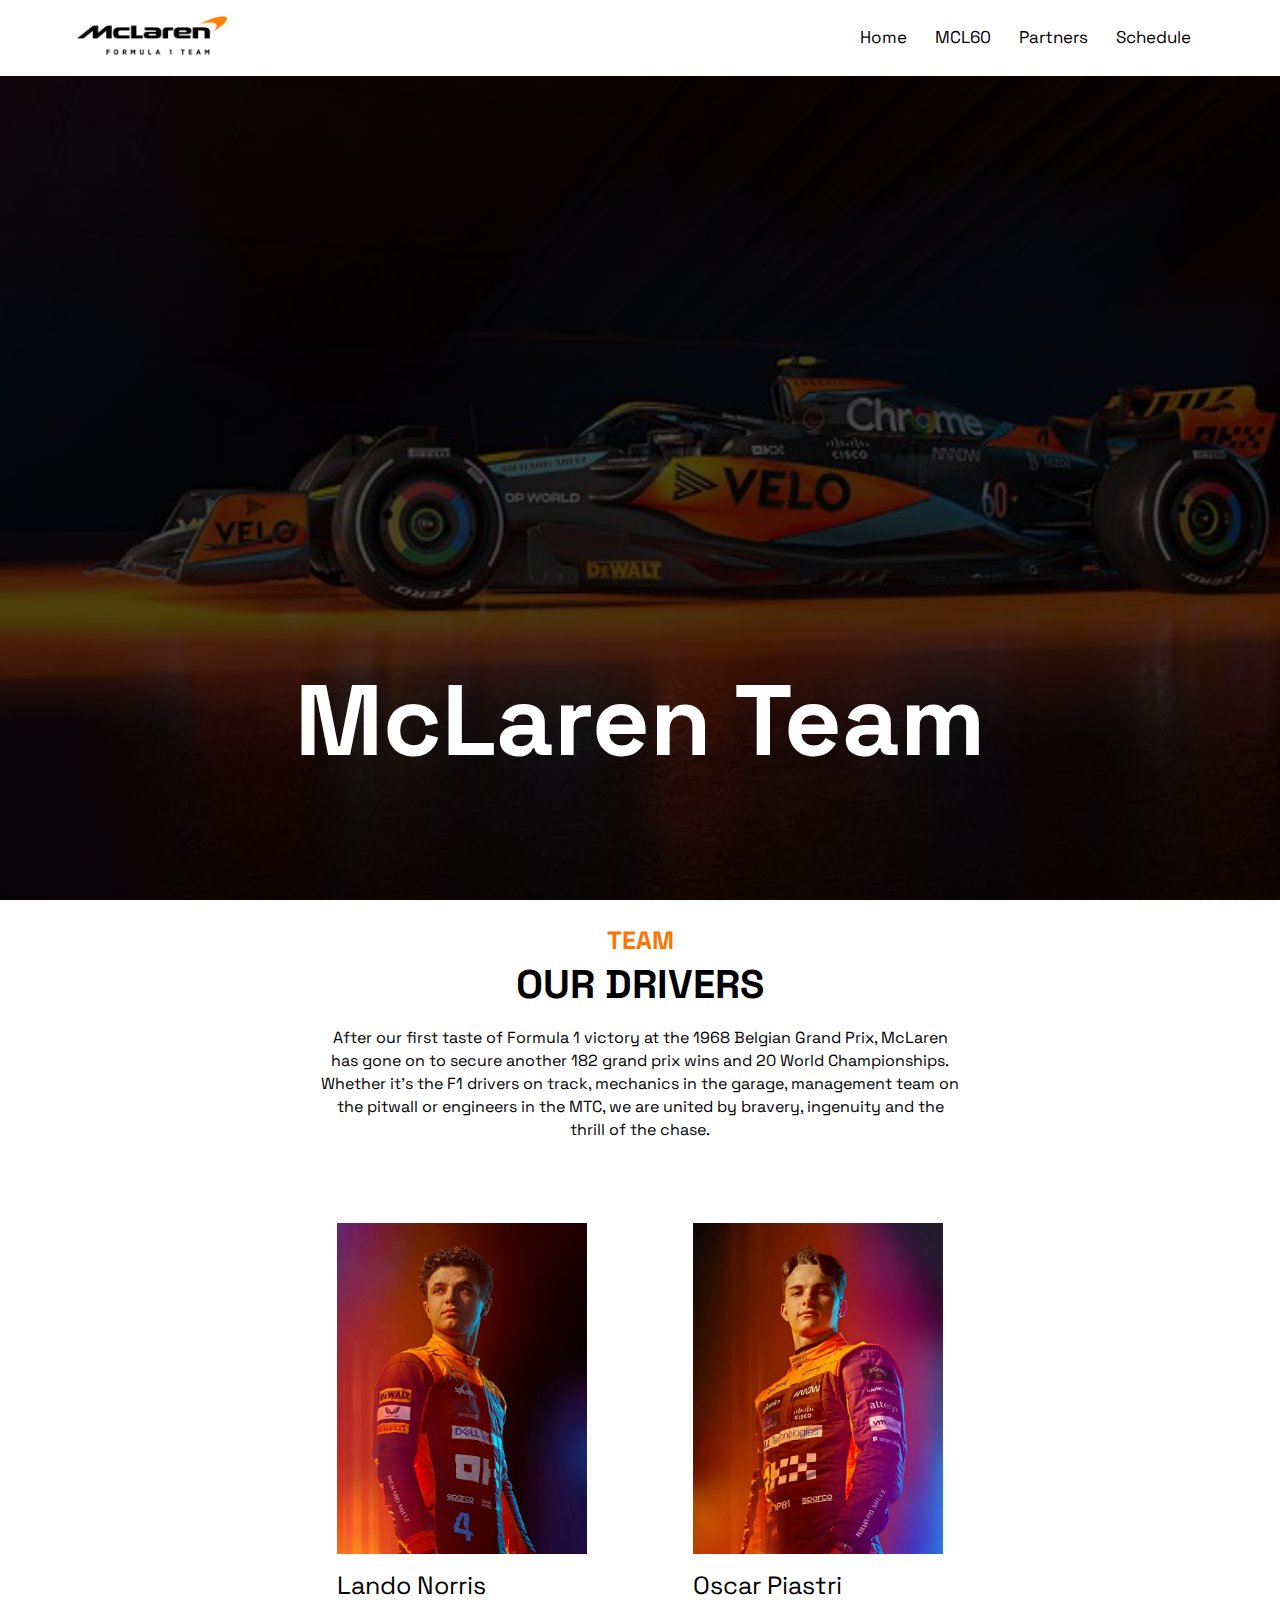
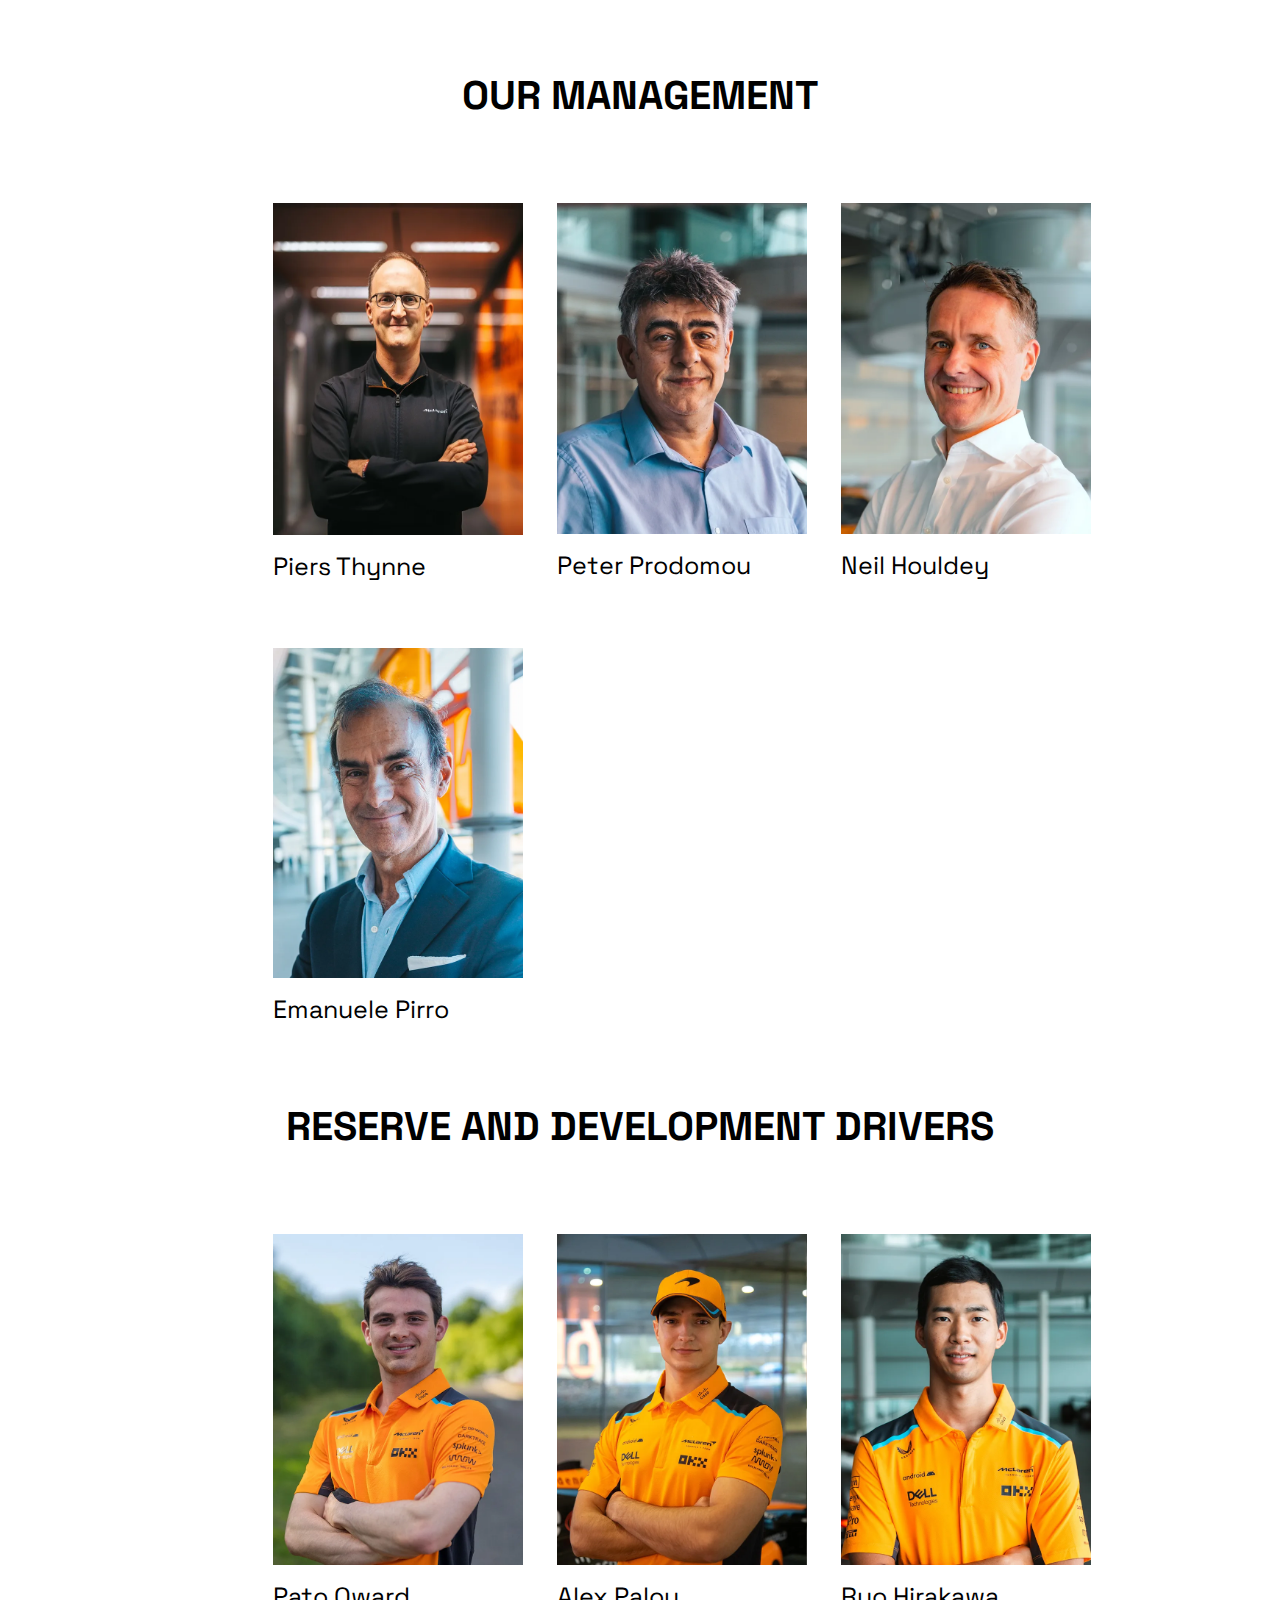
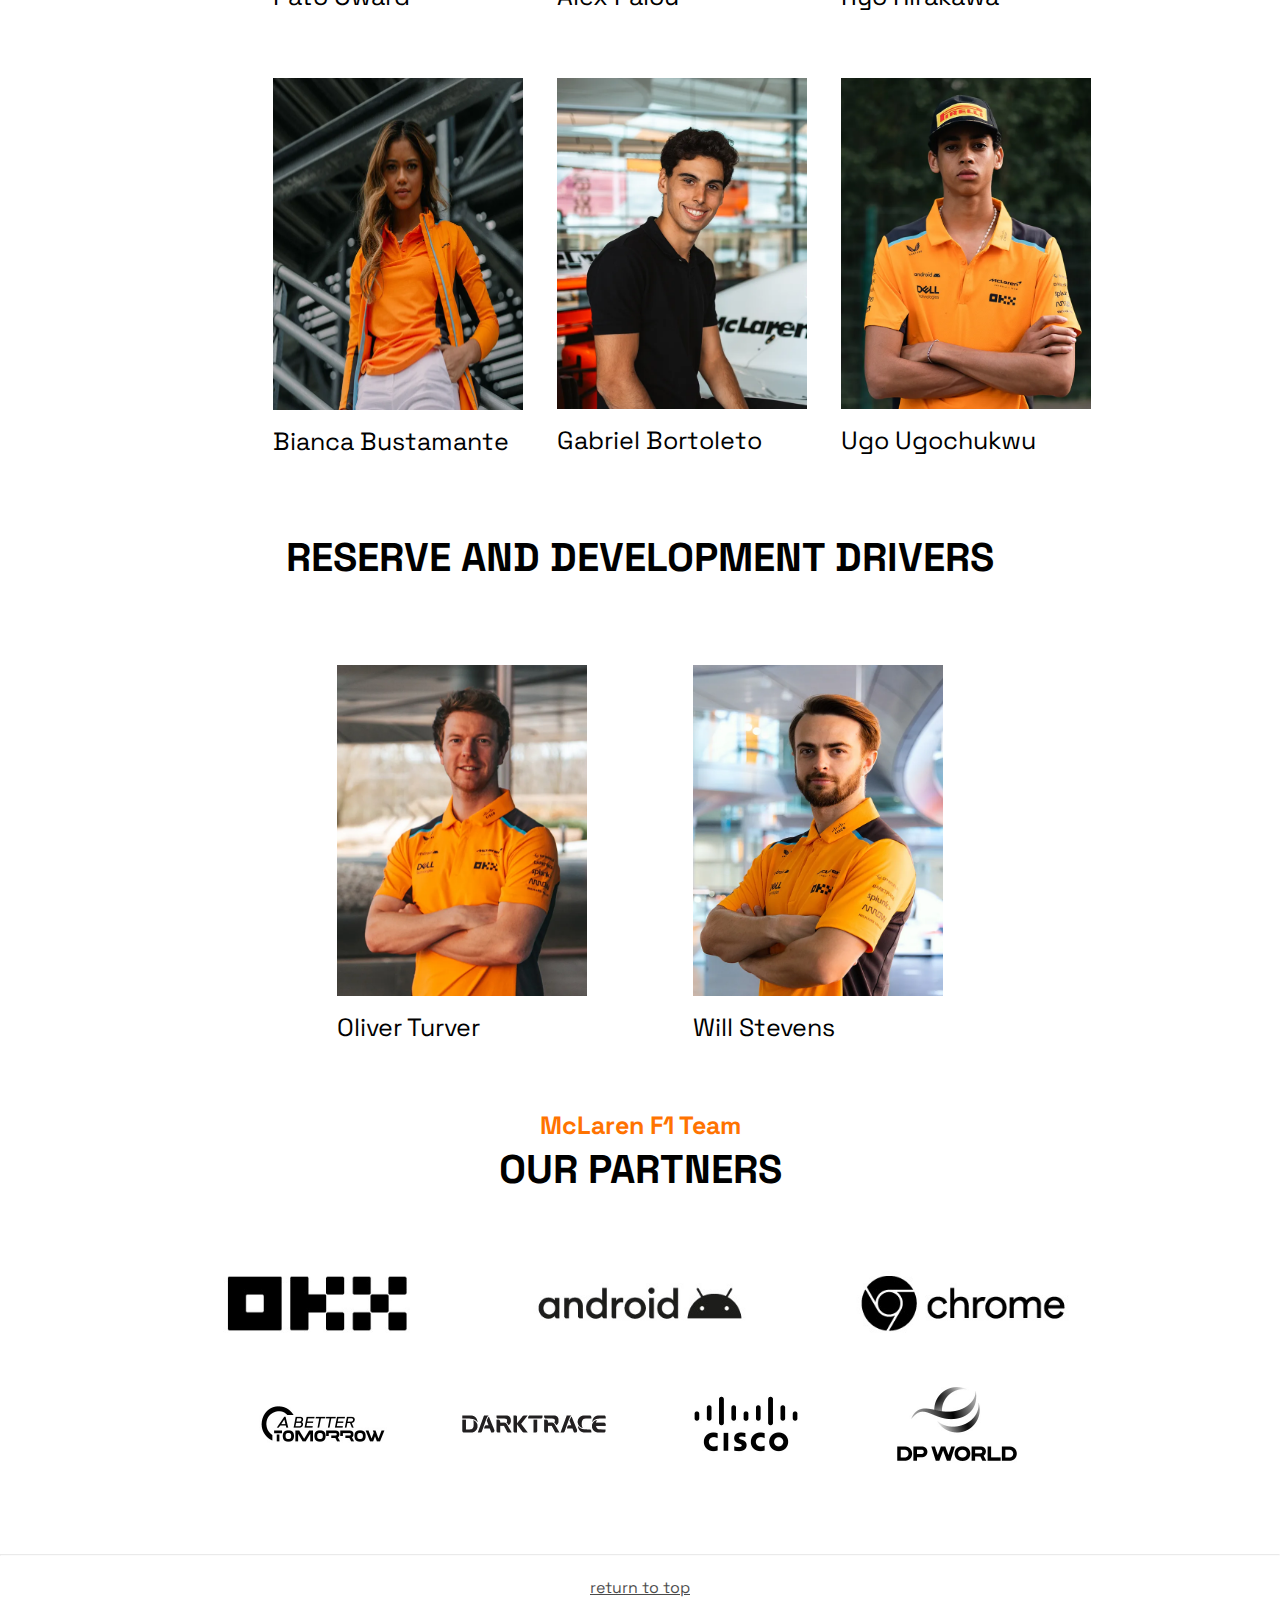
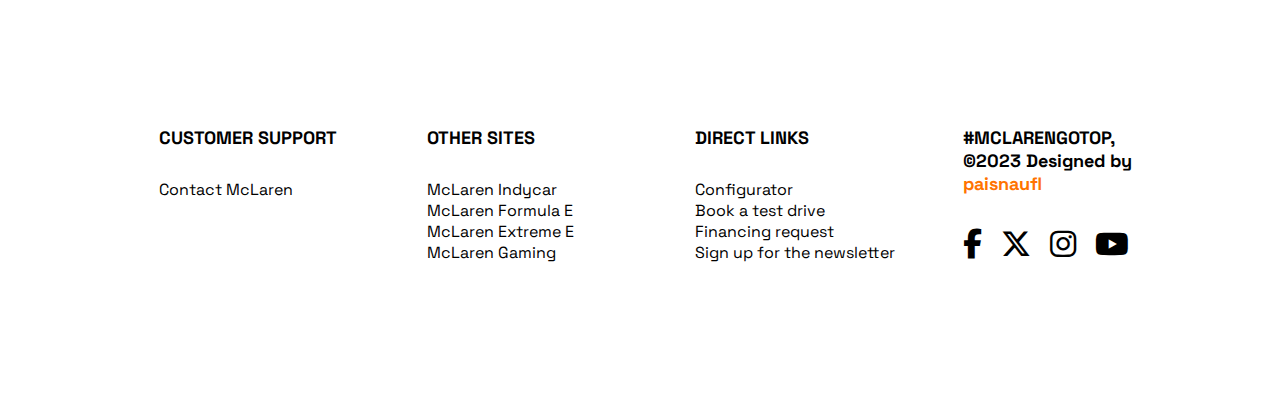
<file: index.html>
<!DOCTYPE html>
<html lang="en">
<head>
    <title>Mclaren Formula1</title>
    <link rel="preconnect" href="https://fonts.googleapis.com">
<link rel="preconnect" href="https://fonts.gstatic.com" crossorigin>
<link href="https://fonts.googleapis.com/css2?family=Poppins&family=Space+Grotesk:wght@300;400;500;700&display=swap" rel="stylesheet">
<link rel="stylesheet" href="https://cdnjs.cloudflare.com/ajax/libs/font-awesome/6.4.2/css/all.min.css">
<link rel="stylesheet" href="style.css">
</head>
<body>
    <!-- Navbar (MUlai) -->
    <section class="header">
        <nav>
            <a href="#"><img src="aset/McLaren_Racing_logo.svg.png" alt="logo"></a>
            <div class="nav-links" id="navLinks">
                <i class="fa fa-times" onclick="hideMenu()"></i>
                <ul>
                    <li><a href="index.html">Home</a></li>
                    <li><a href="mcl60.html">MCL60</a></li>
                    <li><a href="#">Partners</a></li>
                    <li><a href="#">Schedule</a></li>
                </ul>
            </div>
            <i class="fa fa-bars" onclick="showMenu()"></i>
        </nav>

        <div class="hero-text">
            <h1>McLaren Team</h1>
        </div>
    </section>
    <!-- Navbar (Selesai) -->

    <!-- Card Driver (Mulai) -->
    <section>
        <div class="text-box">
            <h2>TEAM</h2>   
            <h1>OUR DRIVERS</h1>
            <p>After our first taste of Formula 1 victory at the 1968 Belgian Grand Prix, McLaren has gone on to secure another 182 grand prix wins and 20 World Championships. Whether it’s the F1 drivers on track, mechanics in the garage, management team on the pitwall or engineers in the MTC, we are united by bravery, ingenuity and the thrill of the chase.</p>
        </div>
    </section>

    <section>
        <div class="card-drivers">
            <div class="drivers">
                <a href="https://id.wikipedia.org/wiki/Lando_Norris"><img class="foto-drivers" src="aset/lando.png" alt="lando"></a>
            <p>Lando Norris</p>
            </div>

            <div class="drivers">
                <a href="https://id.wikipedia.org/wiki/Oscar_Piastri"><img class="foto-drivers" src="aset/oscar.png" alt="oscar"></a>
            <p>Oscar Piastri</p>
            </div>
        </div>
    </section>
    <!-- Card Driver (Selesai) -->

    <!-- Card Management (Mulai) -->
    <section>
        <div class="text-box">
            <h1>OUR MANAGEMENT</h1>
        </div>
    </section>

    <section>
        <div class="card-management">
            <div class="management">
                <a href=""><img class="foto-management-piers" src="aset/piers.png" alt="piers"></a>
                <p>Piers Thynne</p>
            </div>

            <div class="management">
                <a href=""><img class="foto-management" src="aset/peter-p.png" alt="piers"></a>
                <p>Peter Prodomou</p>
            </div>

            <div class="management">
                <a href=""><img class="foto-management" src="aset/neil-houldey.png" alt="piers"></a>
                <p>Neil Houldey</p>
            </div>
        </div>
    </section>

    <section>
        <div class="card-management-pirro">
            <div class="management">
                <a href=""><img class="foto-management" src="aset/emanuele-pirro.png" alt="piers"></a>
                <p>Emanuele Pirro</p>
            </div>
        </div>
    </section>
    <!-- Card Management (Selesai) -->

    <!-- Card Reserve Drivers (Mulai) -->
    <section>
        <div class="text-box">
            <h1>RESERVE AND DEVELOPMENT DRIVERS</h1>
        </div>
    </section>

    <section>
        <div class="card-reserve">
            <div class="reserve">
                <a href=""><img class="foto-reserve" src="aset/pato-oward.png" alt="piers"></a>
                <p>Pato Oward</p>
            </div>

            <div class="reserve">
                <a href=""><img class="foto-reserve" src="aset/alex-palou.png" alt="piers"></a>
                <p>Alex Palou</p>
            </div>

            <div class="reserve">
                <a href=""><img class="foto-reserve" src="aset/ryo-hirakawa.png" alt="piers"></a>
                <p>Ryo Hirakawa</p>
            </div>
        </div>
    </section>

    <section>
        <div class="card-reserve-2">
            <div class="reserve">
                <a href=""><img class="foto-reserve-bianca" src="aset/bianca.png" alt="piers"></a>
                <p>Bianca Bustamante</p>
            </div>

            <div class="reserve">
                <a href=""><img class="foto-reserve" src="aset/gabriel-bortoleto.png" alt="piers"></a>
                <p>Gabriel Bortoleto</p>
            </div>

            <div class="reserve">
                <a href=""><img class="foto-reserve" src="aset/ugo.png" alt="piers"></a>
                <p>Ugo Ugochukwu</p>
            </div>
        </div>
    </section>
    <!-- Card Reverse (Selesai) -->

    <!-- Card Test and Simulator Drivers (Mulai) -->
    <section>
        <div class="text-box">
            <h1>RESERVE AND DEVELOPMENT DRIVERS</h1>
        </div>
    </section>

    <section>
        <div class="card-simulator">
            <div class="simulator">
                <a href=""><img class="foto-simulator" src="aset/oliver-turver.png" alt="piers"></a>
                <p>Oliver Turver</p>
            </div>

            <div class="simulator">
                <a href=""><img class="foto-simulator" src="aset/will-stevens.png" alt="piers"></a>
                <p>Will Stevens</p>
            </div>
        </div>
    </section>
    <!--  Card Test and Simulator Drivers (Selesai) -->

    <!-- Our Partner (Mulai) -->
    <section>
        <div class="text-box">
            <h2>McLaren F1 Team</h2>
            <h1>OUR PARTNERS</h1>
        </div>
    </section>

    <section>
        <div class="card-partners">
            <div class="partners">
                <a href=""><img class="foto-partners" src="aset/1okx.jpg" alt=""></a>
            </div>

            <div class="partners">
                <a href=""><img class="foto-partners" src="aset/okx.jpg" alt=""></a>
            </div>

            <div class="partners">
                <a href=""><img class="foto-partners" src="aset/chrome.jpg" alt=""></a>
            </div>
        </div>    
    </section>

    <section>
        <div class="card-partners-2">
            <div class="partners-2">
                <a href=""><img class="foto-partners-2" src="aset/abt.jpg" alt=""></a>
            </div>
        
            <div class="partners-2">
                <a href=""><img class="foto-partners-2" src="aset/darktrace.jpg" alt=""></a>
            </div>
            
            <div class="partners-2">
                <a href=""><img class="foto-partners-2" src="aset/cisco.jpg" alt=""></a>
            </div>

            <div class="partners-2">
                <a href=""><img class="foto-partners-2" src="aset/dpworld.jpg" alt=""></a>
            </div>
        </div>
    </section>
    <!-- Our Partner (Selesai) -->

    <!-- Toggle Return Top (Mulai) -->
    <section>
        <div class="return">
            <div class="return-toggle">
                <hr><br>
                <a href="#">return to top</a>
            </div>
        </div>
    </section>
    <!-- Toggle Return Top (Selesai) -->

    <!-- Footer (Mulai) -->
    <footer>
        <div class="con-footer">
            <div class="last-footer">
                <div class="row-footer">
                    <div class="col-footer">
                        <h4>CUSTOMER SUPPORT</h4>
                        <ul>
                            <li><a href="">Contact McLaren</a></li>
                        </ul>
                    </div>

                    <div class="col-footer">
                        <h4>OTHER SITES</h4>
                        <ul>
                            <li><a href="">McLaren Indycar</a></li>
                            <li><a href="">McLaren Formula E</a></li>
                            <li><a href="">McLaren Extreme E</a></li>
                            <li><a href="">McLaren Gaming</a></li>
                        </ul>
                    </div>

                    <div class="col-footer">
                        <h4>DIRECT LINKS</h4>
                        <ul>
                            <li><a href="">Configurator</a></li>
                            <li><a href="">Book a test drive</a></li>
                            <li><a href="">Financing request</a></li>
                            <li><a href="">Sign up for the newsletter</a></li>
                        </ul>
                    </div>

                    <div class="col-footer">
                        <h4>#MCLARENGOTOP,<br>&copy;2023 Designed by <span>paisnaufl</h4>
                        <div class="sosmed-footer">
                            <a href="https://www.facebook.com/McLarenRacing"><i class="fab fa-facebook-f"></i></a>
                            <a href="https://twitter.com/McLarenF1"><i class="fab fa-x-twitter"></i></a>
                            <a href="https://www.instagram.com/mclaren/?hl=id"><i class="fab fa-instagram"></i></a>
                            <a href="https://www.youtube.com/@McLaren"><i class="fab fa-youtube"></i></a>
                        </div>
                    </div>
                </div>
            </div>
        </div>
    </footer>
    <!-- Footer (Selesai) -->


<!-- JS for Toggle Menu -->
    
    <script>
        var navLinks = document.getElementById("navLinks")

        function showMenu() {
            navLinks.style.right = "0"
        }
        function hideMenu() {
            navLinks.style.right = "-200px"
        }
    </script>
</body>
</html>
</file>
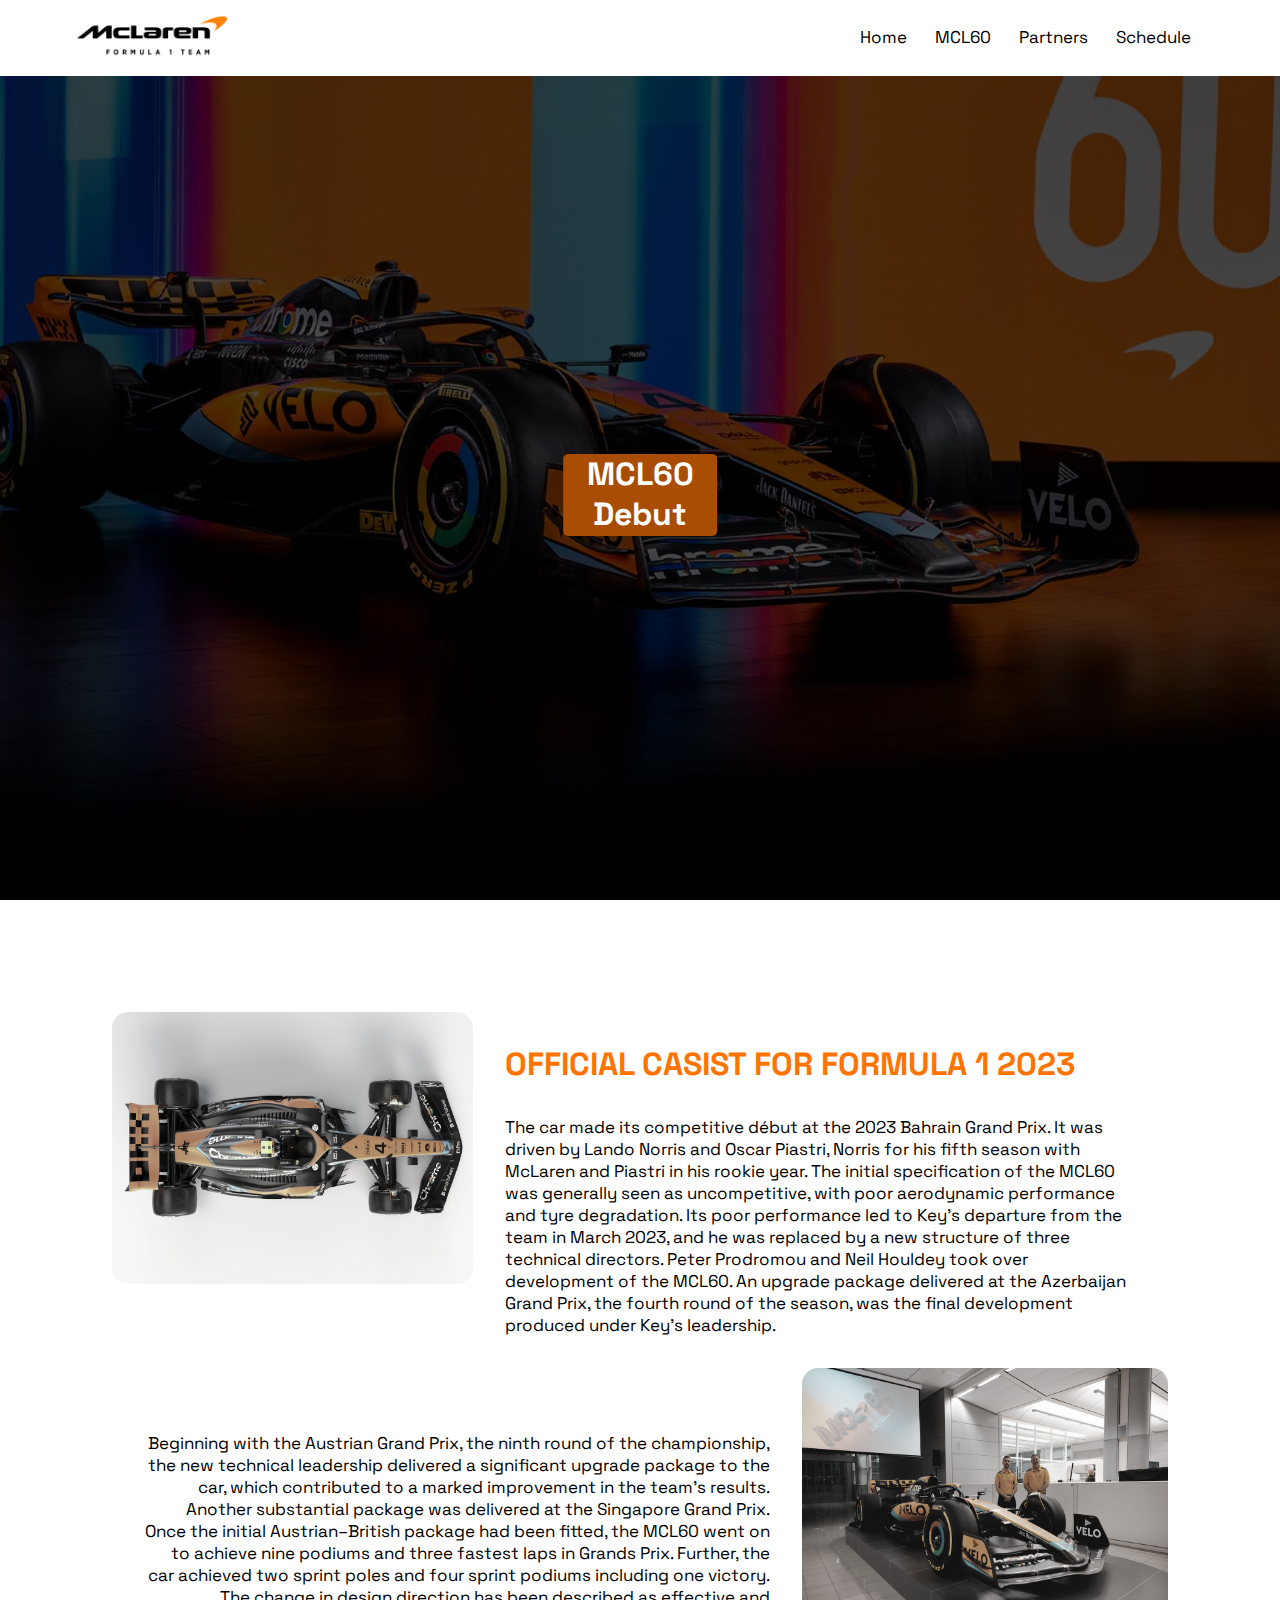
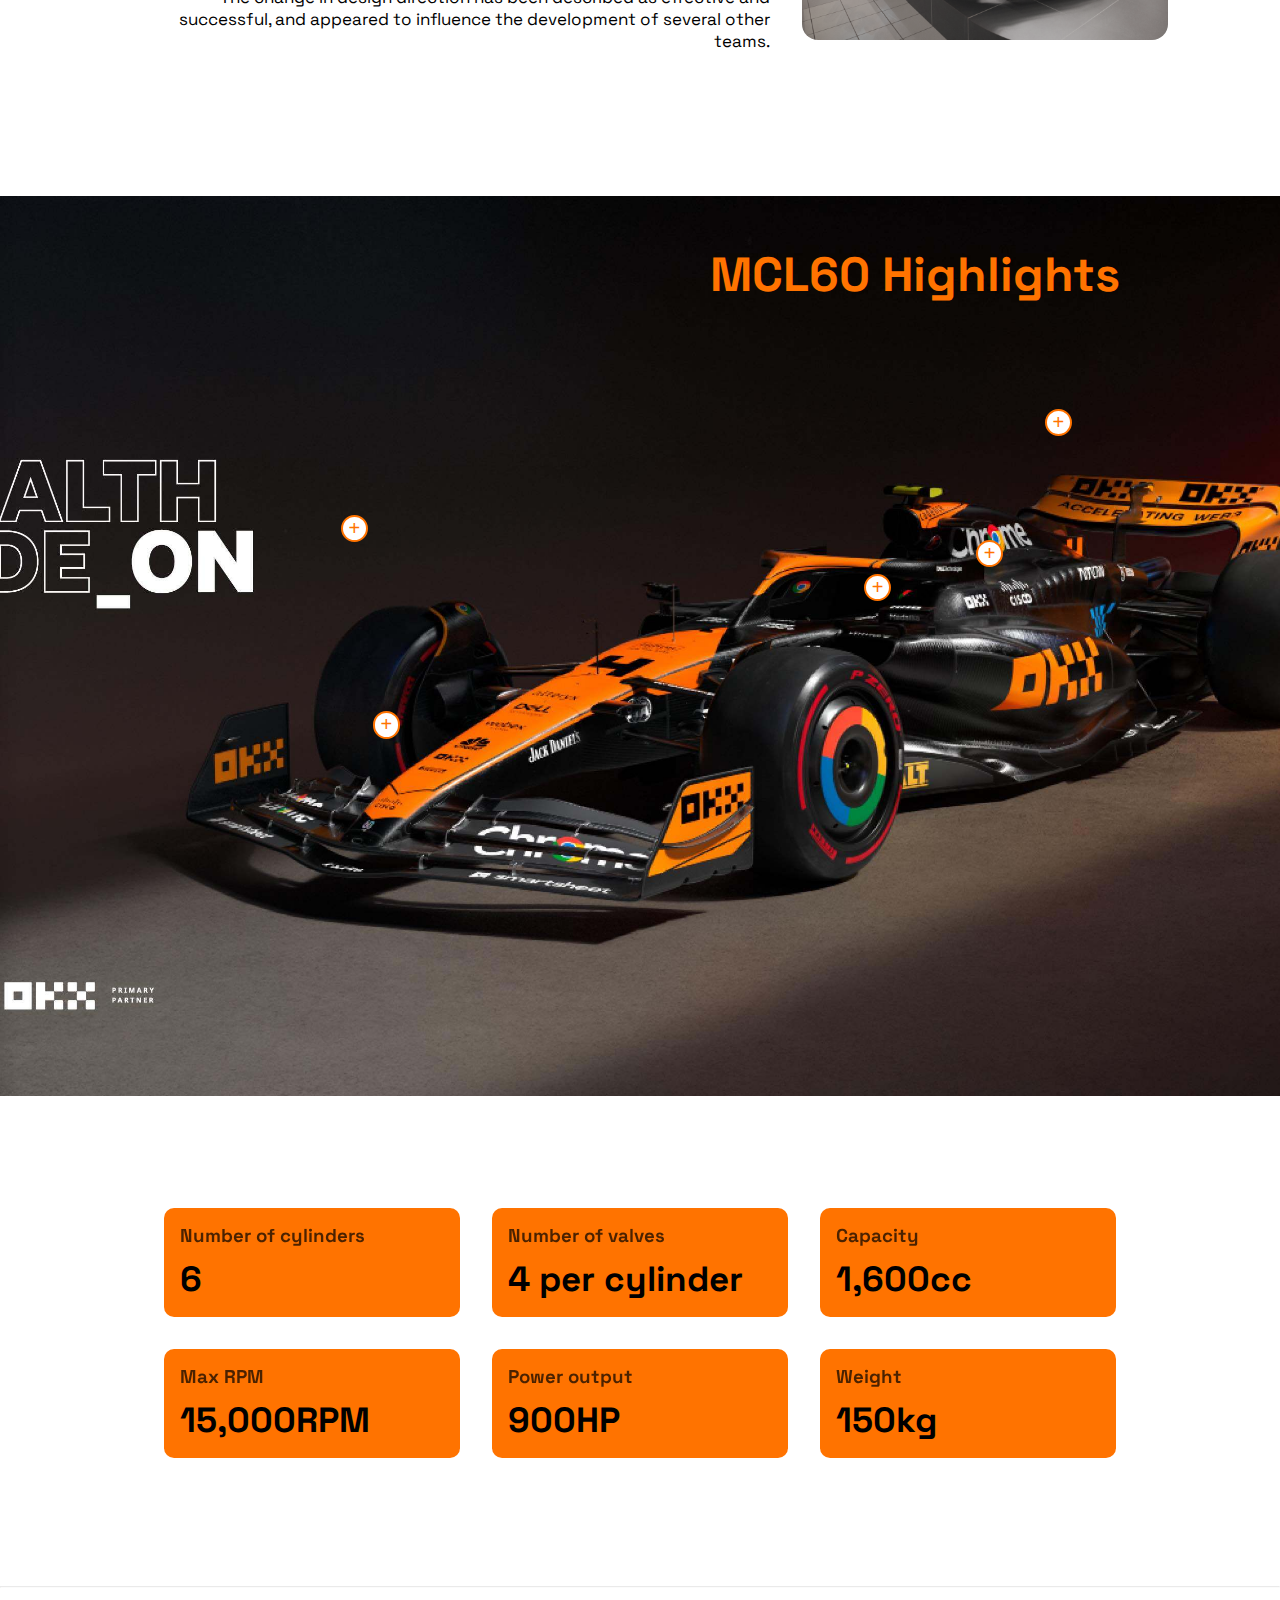
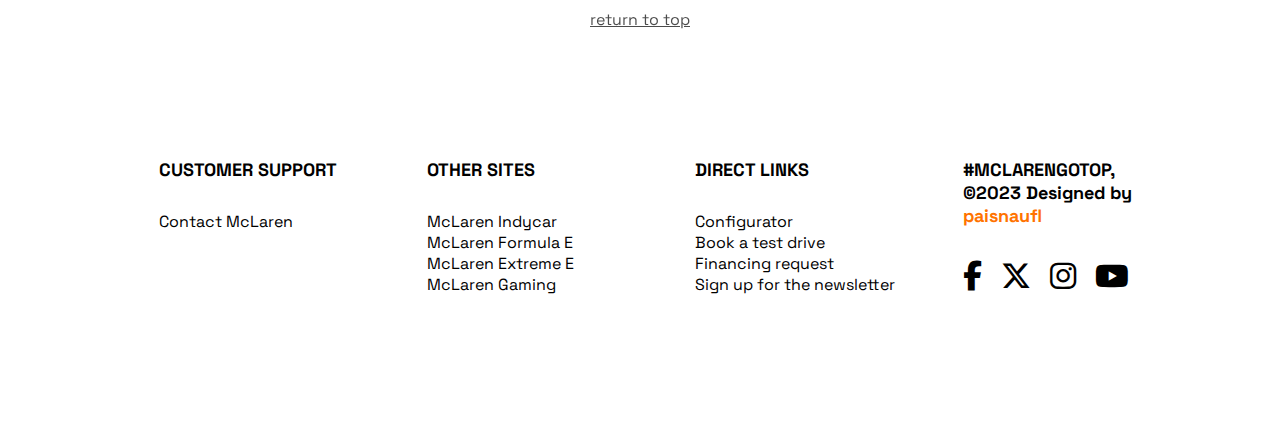
<file: mcl60.html>
<!DOCTYPE html>
<html lang="en">
<head>
    <title>Mclaren Formula1</title>
    <link rel="preconnect" href="https://fonts.googleapis.com">
<link rel="preconnect" href="https://fonts.gstatic.com" crossorigin>
<link href="https://fonts.googleapis.com/css2?family=Poppins&family=Space+Grotesk:wght@300;400;500;700&display=swap" rel="stylesheet">
<link rel="stylesheet" href="https://cdnjs.cloudflare.com/ajax/libs/font-awesome/6.4.2/css/all.min.css">
<link rel="stylesheet" href="mcl60.css">
</head>
<body>
    <!-- Navbar (MUlai) -->
    <section class="header">
        <nav>
            <a href="#"><img src="aset/McLaren_Racing_logo.svg.png" alt="logo"></a>
            <div class="nav-links" id="navLinks">
                <i class="fa fa-times" onclick="hideMenu()"></i>
                <ul>
                    <li><a href="index.html">Home</a></li>
                    <li><a href="#">MCL60</a></li>
                    <li><a href="#">Partners</a></li>
                    <li><a href="#">Schedule</a></li>
                </ul>
            </div>
            <i class="fa fa-bars" onclick="showMenu()"></i>
        </nav>

        <div class="play-video">
            <h1>MCL60 Debut</h1>
        </div>
        <div class="video">
            <iframe width="100%" height="100%" src="https://www.youtube.com/embed/QWaFqBzZa4Q?si=Xd7P-jTLZhXN9X0S" title="YouTube video player" frameborder="0" allow="accelerometer; autoplay; clipboard-write; encrypted-media; gyroscope; picture-in-picture; web-share" allowfullscreen></iframe>
        </div>
    </section>
    <!-- Navbar (Selesai) -->

    <!-- car (MUlai) -->
    <section>
        <div class="info-car">
            <div class="info-1">
                <div class="imagehinfo">
                    <img src="aset/mcl60/mcl60-1.jpg">
                </div>
                <div class="text">
                    <h1>OFFICIAL CASIST FOR FORMULA 1 2023</h1>
                    <p>The car made its competitive début at the 2023 Bahrain Grand Prix. It was driven by Lando Norris and Oscar Piastri, Norris for his fifth season with McLaren and Piastri in his rookie year. The initial specification of the MCL60 was generally seen as uncompetitive, with poor aerodynamic performance and tyre degradation. Its poor performance led to Key's departure from the team in March 2023, and he was replaced by a new structure of three technical directors. Peter Prodromou and Neil Houldey took over development of the MCL60. An upgrade package delivered at the Azerbaijan Grand Prix, the fourth round of the season, was the final development produced under Key's leadership. 
                    </p>
                </div>
            </div>
            <div class="info-2">
                <div class="imagehinfo">
                    <img src="aset/mcl60/mcl60-2.jpg">
                </div>
                <div class="text">
                <p>Beginning with the Austrian Grand Prix, the ninth round of the championship, the new technical leadership delivered a significant upgrade package to the car, which contributed to a marked improvement in the team's results. Another substantial package was delivered at the Singapore Grand Prix. Once the initial Austrian–British package had been fitted, the MCL60 went on to achieve nine podiums and three fastest laps in Grands Prix. Further, the car achieved two sprint poles and four sprint podiums including one victory. The change in design direction has been described as effective and successful, and appeared to influence the development of several other teams.
                </p>
            </div>
        </div>
    </section>
    <!-- car (Selesai) -->

    <!-- car toggle (Mulai) -->
    <section>
        <div class="car">
            <h1>MCL60 Highlights</h1>
            <div class="tech1">
              <button class="techlink">+</button>
              <div class="techtext">
                <h3><span>Rear Wing</span></h3>
                <p>The rear wing is also vastly different to previous generations. The chief goal is to reduce the wake of dirty air behind the car. The first step towards this is to get rid of rear wing end plates. These are great for generating downforce, but also for generating dirty air that disrupts the stability of a following car. The new rear wings curved shape not only removes endplates, but its curved shape also creates an airflow structure that collects wake from the rear wheels and funnels it into the flow coming up from the rear diffuser, helping to fire the lot high into the air, causing less instability for a following car.</p>
              </div>
            </div>
      
            <div class="tech2">
              <button class="techlink">+</button>
              <div class="techtext">
                <h3><span>Underbody and Diffuser</span></h3>
                <p>The biggest change with this new generation of cars lies in how they generate downforce. Designed to reduce the wake of ‘dirty’ air that hampers following cars, 2022 F1 cars zero in on the floor as the source of downforce and in effect the sport has brought back ground effect, last seen on cars in 1982. Out go the flat floors we’ve been used to for decades and in come two long tunnels that channel airflow under the car and back to the rear diffuser. The raked diffuser will fire dirty air higher than with previous cars so the wake’s energy will dissipate over a longer time before impacting a following car.</p>
              </div>
            </div>
      
            <div class="tech3">
              <button class="techlink">+</button>
              <div class="techtext">
                <h3><span>Front Wings</span></h3>
                <p>In the hybrid era front wings were an area of huge focus for teams and increasingly complex as teams tried to find greater aerodynamic benefits. The front wing was routinely simplified in the final years of the last generation of cars, but for 2022 it has been totally reimagined. A four-element wing is attached directly to the nose and features a very simple endplate. The idea is that with the floor generating the bulk of downforce, the front wing doesn’t have to work as hard and the simplified version will also be less sensitive to the turbulent wake from a car in front.</p>
              </div>
            </div>
      
            <div class="tech4">
              <button class="techlink">+</button>
              <div class="techtext">
                <h3><span>Wheel Covers and Winglets</span></h3>
                <p>A major area of aero development for teams in recent years has been using airflow through the wheels to generate downforce and, once again, to channel dirty air outboard of the car, adding to a turbulent wake that causes instability in a following car. To remove that temptation from designers, F1 has chosen to implement wheel covers that physically prevent air being channelled through the wheels. The new rim covers are tightly defined however, so teams won’t get to play with the design to channel that turbulent air. The new cars also get a small winglet over the new 18” tyres this season. These are designed to help control the wake coming off the front tyres and direct it away from the rear wing.</p>
              </div>
            </div>
      
            <div class="tech5">
              <button class="techlink">+</button>
              <div class="techtext">
                <h3><span>18" Tyres</span></h3>
                <p>After more than half a century of 13-inch tyres, in 2022 the size increases to 18 inches. Featuring new profiles, compounds and construction, the new rubber has been designed to have a wider working range than the 13” tyres and as a result, overheating is limited and degradation is reduced, which in theory should allow drivers to race closer for longer. The new lower profile should also reduce sidewall deflection changes and the wake effect that occurs as a result, again to the benefit of close racing. Additionally, new temperatures are introduced for the tyre blankets. All tyres will now be heated to 70 degrees, rather than 100 degrees at the front and 80 degrees at the rear, as was the case previously.</p>
              </div>
            </div>
          </div>
    </section>
    <!-- car toggle (Selesai) -->

    <!-- car spec (mulai) -->
    <section>
        <div class="car2">
            <div class="box-spek">
                <h3>Number of cylinders</h3>
                <h1>6</h1>
            </div>
            <div class="box-spek">
                <h3>Number of valves</h3>
                <h1>4 per cylinder</h1>
            </div>
            <div class="box-spek">
                <h3>Capacity</h3>
                <h1>1,600cc</h1>
            </div>
            <div class="box-spek">
                <h3>Max RPM</h3>
                <h1>15,000RPM</h1>
            </div>
            <div class="box-spek">
                <h3>Power output</h3>
                <h1>900HP</h1>
            </div>
            <div class="box-spek">
                <h3>Weight</h3>
                <h1>150kg</h1>
            </div>
        </div>
    </section>
    <!-- car spec (selesai) -->

    <!-- Toggle Return Top (Mulai) -->
     <section>
        <div class="return">
            <div class="return-toggle">
                <hr><br>
                <a href="#">return to top</a>
            </div>
        </div>
    </section>
    <!-- Toggle Return Top (Selesai) -->

    <!-- Footer (Mulai) -->
    <footer>
        <div class="con-footer">
            <div class="last-footer">
                <div class="row-footer">
                    <div class="col-footer">
                        <h4>CUSTOMER SUPPORT</h4>
                        <ul>
                            <li><a href="">Contact McLaren</a></li>
                        </ul>
                    </div>

                    <div class="col-footer">
                        <h4>OTHER SITES</h4>
                        <ul>
                            <li><a href="">McLaren Indycar</a></li>
                            <li><a href="">McLaren Formula E</a></li>
                            <li><a href="">McLaren Extreme E</a></li>
                            <li><a href="">McLaren Gaming</a></li>
                        </ul>
                    </div>

                    <div class="col-footer">
                        <h4>DIRECT LINKS</h4>
                        <ul>
                            <li><a href="">Configurator</a></li>
                            <li><a href="">Book a test drive</a></li>
                            <li><a href="">Financing request</a></li>
                            <li><a href="">Sign up for the newsletter</a></li>
                        </ul>
                    </div>

                    <div class="col-footer">
                        <h4>#MCLARENGOTOP,<br>&copy;2023 Designed by <span>paisnaufl</h4>
                        <div class="sosmed-footer">
                            <a href="https://www.facebook.com/McLarenRacing"><i class="fab fa-facebook-f"></i></a>
                            <a href="https://twitter.com/McLarenF1"><i class="fab fa-x-twitter"></i></a>
                            <a href="https://www.instagram.com/mclaren/?hl=id"><i class="fab fa-instagram"></i></a>
                            <a href="https://www.youtube.com/@McLaren"><i class="fab fa-youtube"></i></a>
                        </div>
                    </div>
                </div>
            </div>
        </div>
    </footer>
    <!-- Footer (Selesai) -->


<!-- JS for Toggle Menu -->
    
    <script>
        var navLinks = document.getElementById("navLinks")

        function showMenu() {
            navLinks.style.right = "0"
        }
        function hideMenu() {
            navLinks.style.right = "-200px"
        }
    </script>
</body>
</html>
</file>
<file: style.css>
* {
    box-sizing: border-box;
    padding: 0;
    margin: 0;
}

html {
    scroll-behavior: smooth;
}

body {
    font-family: 'Poppins', sans-serif;
    font-family: 'Space Grotesk', sans-serif;
    --color1: #ff7300;
    --color2: #ffffff;
    --color3: #000;
}

::-webkit-scrollbar {
    display: none;
}

.header { 
    min-height: 100vh;
    width: 100%;
    background-image: linear-gradient(rgba(0,0,0,0.7),rgba(0,0,0,0.7)),url(aset/Formula1\ 2023\ McLaren\ MCL60.jpg);;
    background-position: center;
    background-size: cover;
    position: relative;
}

/* Navbar */

nav {
    display: flex;
    width: 100%;
    padding: 1% 6%;
    justify-content: space-between;
    align-items: center;
    background-color: var(--color2);
    position: fixed;
    top: 0;
    z-index: 1;
}

nav img {
    width: 150px;
}

.nav-links {
    flex: 1;
    text-align: right;
}

.nav-links ul li {
    list-style: none;
    display: inline-block;
    padding: 8px 12px;
    position: relative;    
}

.nav-links ul li a {
    color: var(--color3);
    text-decoration: none;
    font-size: 17px;

}

.nav-links ul li::after {
    content: '';
    width: 0%;
    height: 2px;
    background: var(--color1);
    display: block;
    margin: auto;
}

.nav-links ul li:hover:after {
    width: 100%;
    transition: 0.15s ease-in-out;
}

/* Hero */

.hero-text {
    width: 90%;
    color: var(--color2);
    position: absolute;
    top: 80%;
    left: 50%;
    transform: translate(-50%,-50%);
    text-align: center;
}

.hero-text h1 {
    font-size: 100px;
}

.text-box {
    width: 100%;
    text-align: center;
    padding-top: 1.5rem;
}

.text-box h2 {
    font-size: 25px;
    color: var(--color1);
}

.text-box h1 {
    padding-top: 0.2rem;
    font-size: 40px;
}

.text-box p {
    padding-left: 25%;
    padding-right: 25%;
    padding-top: 1rem;
    line-height: 23px;
}




nav .fa {
    display: none;
}

/* Responsif */

@media (max-width: 700px) {
    .hero-text h1 {
        font-size: 60px;
    }

    .text-box h2 {
        font-size: 12.5px;
    }

    .text-box h1 {
        font-size: 20px;
    }

    .text-box p


    .nav-links ul li {
        display: block;
    }

    .nav-links {
        position: absolute;
        background: var(--color2);
        height: 100vh;
        width: 200px;
        top: 0;
        right: -200px;
        text-align: left;
        z-index: 2;
        transition: 1s;

    }

    nav .fa {
        display: block;
        color: var(--color3);
        margin: 10px;
        font-size: 22px;
        cursor: pointer;
    }

    .nav-links ul {
        padding: 30px;

    }


}

/* Card Foto Drivers */

.card-drivers {
    margin-top: 5%;
    display: flex;
    justify-content: space-between;
    padding-left: 25%;
    padding-right: 25%;
    font-size: 25px;
    text-align: center;
}

.drivers {
    flex-basis: 31%;
    background: var(--color2);
    border-radius: 10px;
    margin-bottom: 5%;
    padding: 10px 1px;
    box-sizing: border-box;
    transition: 0.5s;
}

.foto-drivers {
    width: 250px;
    padding-top: 0.5rem;
    margin-left: 1rem;
    margin-right: 1rem;
}

.drivers p {
    font-size: 25px;
    text-align: left ;
    padding-left: 1rem;
    padding-top: 0.5rem;
}

.drivers:hover {
    box-shadow: 0 0 20px 0px rgba(0, 0, 0, 0.7);
    transform: scale(1.01);
}


/* Responsif Card Drivers */

@media (max-width: 700px) {
    .card-drivers {
        flex-direction: column;
    }

    .drivers p {
        padding-left: 2.5rem;
    }
}

/* Card Management */

.card-management {
    margin-top: 5%;
    display: flex;
    justify-content: space-between;
    padding-left: 20%;
    padding-right: 20%;
    font-size: 25px;
    text-align: center;
}

.card-management-pirro {
    display: flex;
    justify-content: space-between;
    padding-left: 20%;
    padding-right: 20%;
    font-size: 25px;
    text-align: center;
}

.management {
    flex-basis: 31%;
    background: var(--color2);
    border-radius: 10px;
    margin-bottom: 5%;
    padding: 10px 1px;
    box-sizing: border-box;
    transition: 0.5s;
}

.foto-management {
    width: 250px;
    padding-top: 0.5rem;
    margin-left: 1rem;
    margin-right: 1rem;
}

.foto-management-piers {
    width: 250px;
    height: 88%;
    padding-top: 0.5rem;
    margin-left: 1rem;
    margin-right: 1rem;
}

.management p {
    font-size: 25px;
    text-align: left ;
    padding-left: 1rem;
    padding-top: 0.5rem;
}

.management:hover {
    box-shadow: 0 0 20px 0px rgba(0, 0, 0, 0.7);
    transform: scale(1.01);
}

@media (max-width: 700px) {
    .card-management {
        margin: 2rem;
        flex-direction: column;
    }

    .card-management-pirro {
        margin: 2rem;
        flex-direction: column;
    }

    .management p {
        padding-left: 2.5rem;
    }

}

/* Reverse Driver and Others */

.card-reserve {
    margin-top: 5%;
    display: flex;
    justify-content: space-between;
    padding-left: 20%;
    padding-right: 20%;
    font-size: 25px;
    text-align: center;
}

.card-reserve-2 {
    display: flex;
    justify-content: space-between;
    padding-left: 20%;
    padding-right: 20%;
    font-size: 25px;
    text-align: center;
}

.reserve {
    flex-basis: 31%;
    background: var(--color2);
    border-radius: 10px;
    margin-bottom: 5%;
    padding: 10px 1px;
    box-sizing: border-box;
    transition: 0.5s;
}

.foto-reserve {
    width: 250px;
    padding-top: 0.5rem;
    margin-left: 1rem;
    margin-right: 1rem;
}

.foto-reserve-bianca {
    width: 250px;
    height: 88%;
    padding-top: 0.5rem;
    margin-left: 1rem;
    margin-right: 1rem;
}

.reserve p {
    font-size: 25px;
    text-align: left ;
    padding-left: 1rem;
    padding-top: 0.5rem;
}

.reserve:hover {
    box-shadow: 0 0 20px 0px rgba(0, 0, 0, 0.7);
    transform: scale(1.01);
}

@media (max-width: 700px) {
    .card-reserve {
        margin: 2rem;
        flex-direction: column;
    }

    .card-reserve-2 {
        margin: 2rem;
        flex-direction: column;
    }

    .reserve p {
        padding-left: 2.5rem;
    }

}

/* Card Simulator */

.card-simulator {
    margin-top: 5%;
    display: flex;
    justify-content: space-between;
    padding-left: 25%;
    padding-right: 25%;
    font-size: 25px;
    text-align: center;
}

.simulator {
    flex-basis: 31%;
    background: var(--color2);
    border-radius: 10px;
    margin-bottom: 5%;
    padding: 10px 1px;
    box-sizing: border-box;
    transition: 0.5s;
}

.foto-simulator {
    width: 250px;
    padding-top: 0.5rem;
    margin-left: 1rem;
    margin-right: 1rem;
}

.simulator p {
    font-size: 25px;
    text-align: left ;
    padding-left: 1rem;
    padding-top: 0.5rem;
}

.simulator:hover {
    box-shadow: 0 0 20px 0px rgba(0, 0, 0, 0.7);
    transform: scale(1.01);
}

@media (max-width: 700px) {
    .card-simulator {
        margin: 2rem;
        flex-direction: column;
    }

    .simulator p {
        padding-left: 1rem;
    }

}

/* Card Partners */

.card-partners {
    margin-top: 3%;
    display: flex;
    justify-content: space-between;
    padding-left: 15%;
    padding-right: 15%;
}

.foto-partners {
    width: 250px;
}

.foto-partners:hover {
    transform: scale(1.1);
    transition: 0.3s;
}

.card-partners-2 {
    display: flex;
    justify-content: space-between;
    padding-left: 19%;
    padding-right: 19%;
}

.foto-partners-2 {
    width: 160px;
}

.foto-partners-2:hover {
    transform: scale(1.1);
    transition: 0.3s;
}

@media (max-width: 700px) {
    .card-partners {
        margin: 2rem;
        padding: 0.5rem;
    }

    .card-partners-2 {
        margin: 2rem;
        padding: 0.5rem;
    }

    .foto-partners {
        width: 200px;
    }

    .foto-partners-2 {
        width: 110px;
    }

}

/* Return Top */

.return {
    padding-top: 5rem;
    text-align: center;
}

.return hr {
    opacity: 0.2;
}

.return a {
    text-decoration: underline;
    color: var(--color3);
    opacity: 0.7;

}

/* Footer */

footer {
    margin: 5%;
    background-color: var(--color2);
    padding: 70px 0;
    padding-top: 5%;
}

.con-footer {
    max-width: 1350px;
    margin: auto;
    align-items: center;
    padding-left: 5rem;
}

.con-footer ul {
    list-style-type: none;
}

.row-footer {
    display: flex;
    flex-wrap: wrap;
}

.col-footer {
    width: 25%;
    padding: 0 15px;
}

.col-footer h4 {
    font-size: 18px;
    color: var(--color3);
    margin-bottom: 30px;
    position: relative;
}

.col-footer ul li a {
    font-size: 16px;
    color: var(--color3);
    text-decoration: none;
    display: block;
}

.col-footer .sosmed-footer a { 
    display: inline-block;
    font-size: 30px;
    margin: 0 15px 15px 0;
    text-align: center;
    line-height: 40px;
    color: var(--color3);
}

.col-footer .sosmed-footer a:hover {
    transform: scale(1.1);
    transition: 0.5s;
}

.col-footer span {
    color: var(--color1);
}

@media (max-width: 700px) {
    .col-footer {
        width: 50%;
        margin-bottom: 30px;
        display: flex;
    }
}
</file>
<file: mcl60.css>
* {
    box-sizing: border-box;
    padding: 0;
    margin: 0;
}

html {
    scroll-behavior: smooth;
}

body {
    font-family: 'Poppins', sans-serif;
    font-family: 'Space Grotesk', sans-serif;
    --color1: #ff7300;
    --color2: #ffffff;
    --color3: #000;
}

::-webkit-scrollbar {
    display: none;
}

.header { 
    min-height: 100vh;
    width: 100%;
    background-image: linear-gradient(rgba(0,0,0,0.7),rgba(0,0,0,0.7)),url(aset/mcl60/bg-img.jpg);;
    background-position: center;
    background-size: cover;
    position: relative;
}

/* Navbar */

nav {
    display: flex;
    width: 100%;
    padding: 1% 6%;
    background-color: var(--color2);
    justify-content: space-between;
    align-items: center;
    position: fixed;
    top: 0;
    z-index: 1;
}

nav img {
    width: 150px;
}

.nav-links {
    flex: 1;
    text-align: right;
}

.nav-links ul li {
    list-style: none;
    display: inline-block;
    padding: 8px 12px;
    position: relative;    
}

.nav-links ul li a {
    color: var(--color3);
    text-decoration: none;
    font-size: 17px;

}

.nav-links ul li::after {
    content: '';
    width: 0%;
    height: 2px;
    background: var(--color1);
    display: block;
    margin: auto;
}

.nav-links ul li:hover:after {
    width: 100%;
    transition: 0.15s ease-in-out;
}

/* Hero */

.play-video {
    width: 12%;
    border-radius: 5px;
    background-color: #a84d03;
    color: var(--color2);
    position: absolute;
    top: 55%;
    left: 50%;
    transform: translate(-50%,-50%);
    text-align: center;
}

.play-video h1 {
    margin-bottom: 2px;
}

.video {
    width: 960px;
    height: 540px;
    position: absolute;
    top: 55%;
    left: 50%;
    transform: translate(-50%,-50%);
    text-align: center;
    opacity: 0;
    transition: 0.5s;
}

.video:hover {
    opacity: 1;
    cursor: pointer;
    
}

nav .fa {
    display: none;
}

/* Responsif */

@media (max-width: 700px) {

    .nav-links ul li {
        display: block;
    }

    .nav-links {
        position: absolute;
        background: var(--color2);
        height: 100vh;
        width: 200px;
        top: 0;
        right: -200px;
        text-align: left;
        z-index: 2;
        transition: 1s;

    }

    nav .fa {
        display: block;
        color: var(--color3);
        margin: 10px;
        font-size: 22px;
        cursor: pointer;
    }

    .nav-links ul {
        padding: 30px;

    }


}

/* car */

/* info car */

.info-car {
    padding: 7rem;
}
  
.info-car .info-1 {
    display: flex;
}
  
.info-2 {
    display: flex;
    flex-direction: row-reverse;
}
  
.imagehinfo {
    width: 200rem;
    height: 17rem;
    overflow: hidden;
    border-radius: 1rem;
}

.imagehinfo img {
    filter: grayscale(0.7);
}
  
.info-car .info-1 img,
.info-2 img {
    width: 100%;
    height: 100%;
  
    box-shadow: 11px 7px 17px 0px rgba(0, 0, 0, 0.1);
    transition: 0.3s ease-in-out;
}
  
.info-car .info-1 .text,
.info-2 .text {
    padding: 2rem;
    color: var(--color3);
}
  
.info-car .info-1 .text p,
.info-2 .text p {
    font-size: 17px;
    margin-top: 2rem;
}
  
.info-1 .text h1 {
    color: var(--color1)
}
  
.info-2 .text p {
    text-align: end;
}
  
.imagehinfo img:hover {
    transform: scale(1.01);
    filter: grayscale(0);
}

/* slider */

.car{
    min-height: 100vh;
    padding-top: 3rem;
    background-image: url(aset/mcl60/mcl60-3.jpg);
    background-position: center;
    background-size: cover;
  }
  
  .car h1{
    text-align: right;
    padding-right: 10rem;
    margin-bottom: 2rem;
    color: var(--color1);
    font-size: 3rem;
  }
  
  .tech1{
    display: flex;
    flex-direction: row-reverse;
    transform: translate(-13rem,4.5rem);
    position: relative;
  }
  
  .tech2{
    display: flex;
    transform: translate(61rem,11rem);
    position: relative;
  }
  
  .tech3{
    display: flex;
    flex-direction: row-reverse;
    transform: translate(-55rem,20rem);
    position: relative;
  }
  
  .tech4{
    display: flex;
    flex-direction: row-reverse;
    transform: translate(-57rem,6rem);
    position: relative;
  }
  
  .tech5{
    display: flex;
    transform: translate(54rem,8rem);
    position: relative;
  }
  
  .techlink{
    font-size: 20px;
    width: 1.7rem;
    height: 1.7rem;
    border-radius: 50%;
    color: var(--color1);
    background: white;
    border-color: var(--color1);
    border-style: double;
    text-align: center;
    animation: pulse-yellow 2s infinite;
    animation-duration: 2s;
      animation-timing-function: ease;
      animation-delay: 0s;
      animation-iteration-count: infinite;
  }
  
  .techtext{
    font-weight: bold;
    transform: translateY(-10rem);
    width: 30rem;
    padding: 1.6rem 1.4rem;
    color: var(--color2);
    background-color: var(--color1);
    margin-left: 3rem;
    visibility: hidden;
    position: absolute;
    opacity: 1;
    border-radius: 10px;
    box-shadow: 11px 7px 17px 0px rgba(0, 0, 0, 0.1);
  }
  
.tech3 .techtext ,.tech4 .techtext ,.tech1 .techtext{
    margin-right: 3rem;
}
  
.techtext span{
    color: black; 
}
  
.techlink:hover{
    cursor: pointer;
    background-color: var(--color1);
    color: white;
}
  
.techlink:hover + .techtext{
    visibility: visible;
}
  
/* Box Spesifikasi */

.car2 {
    margin-top: 5%;
    display: flex;
    flex-wrap: wrap;
    justify-content: center;    
    padding: 2rem 3rem;
}

.box-spek {
    background-color: var(--color1);
    display: flex;
    width: 25%;
    flex-direction: column;
    padding: 1rem;
    margin: 1rem;
    border-radius: 10px;
}

.box-spek h1 {
    font-size: 35px;
    padding-top: 10px;
}

.box-spek h3 {
    opacity: 0.7;
}



/* Return Top */

.return {
    padding-top: 5rem;
    text-align: center;
}

.return hr {
    opacity: 0.2;
}

.return a {
    text-decoration: underline;
    color: var(--color3);
    opacity: 0.7;

}

/* Footer */

footer {
    margin: 5%;
    background-color: var(--color2);
    padding: 70px 0;
    padding-top: 5%;
}

.con-footer {
    max-width: 1350px;
    margin: auto;
    align-items: center;
    padding-left: 5rem;
}

.con-footer ul {
    list-style-type: none;
}

.row-footer {
    display: flex;
    flex-wrap: wrap;
}

.col-footer {
    width: 25%;
    padding: 0 15px;
}

.col-footer h4 {
    font-size: 18px;
    color: var(--color3);
    margin-bottom: 30px;
    position: relative;
}

.col-footer ul li a {
    font-size: 16px;
    color: var(--color3);
    text-decoration: none;
    display: block;
}

.col-footer .sosmed-footer a { 
    display: inline-block;
    font-size: 30px;
    margin: 0 15px 15px 0;
    text-align: center;
    line-height: 40px;
    color: var(--color3);
}

.col-footer .sosmed-footer a:hover {
    transform: scale(1.1);
    transition: 0.5s;
}

.col-footer span {
    color: var(--color1);
}

@media (max-width: 700px) {
    .col-footer {
        width: 50%;
        margin-bottom: 30px;
        display: flex;
    }
}

/* Keyframe */

@keyframes pulse-yellow{
    0% {
      transform: scale(0.95);
      box-shadow: 0 0 0 0 var(--color1);
  }
  
  70% {
      transform: scale(1);
      box-shadow: 0 0 0 10px rgba(238,74,87,0);
  }
  
  100% {
      transform: scale(0.95);
      box-shadow: 0 0 0 0 rgba(238,74,87,0);
  }
  }
</file>
